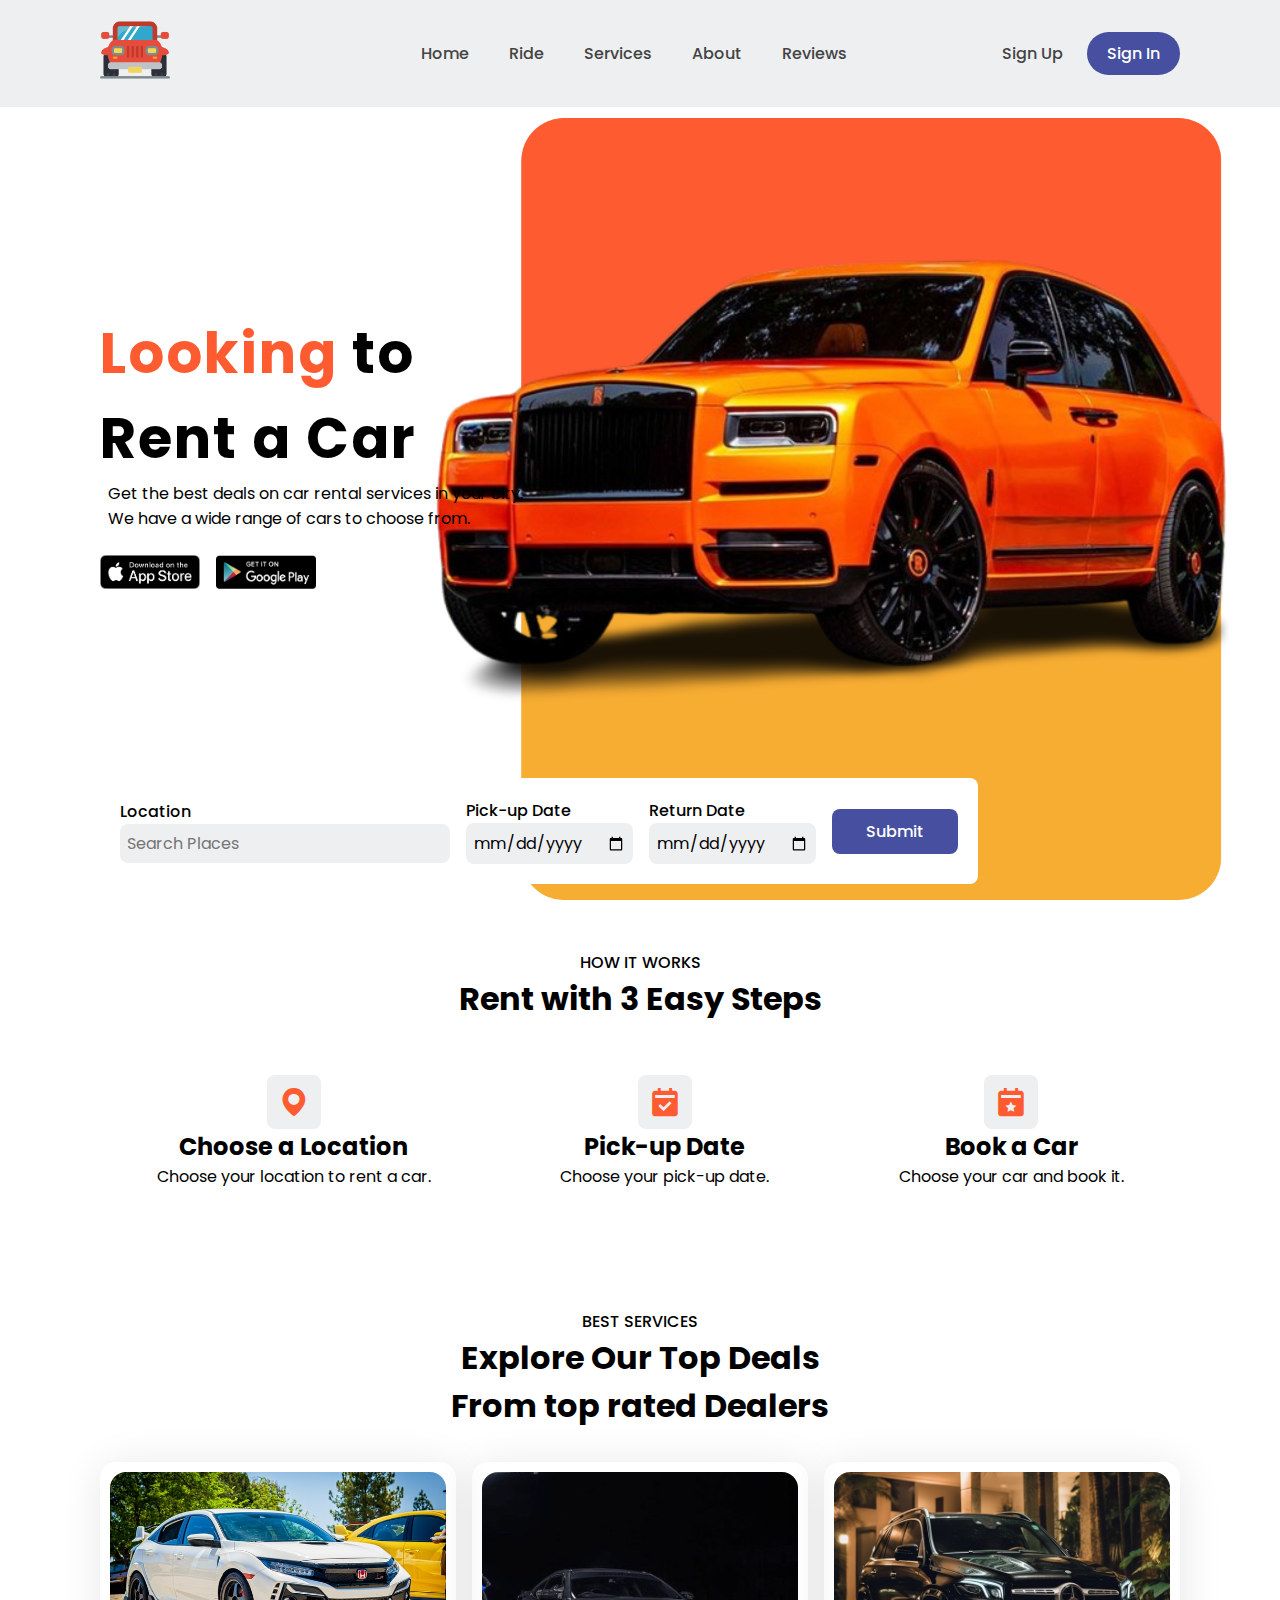
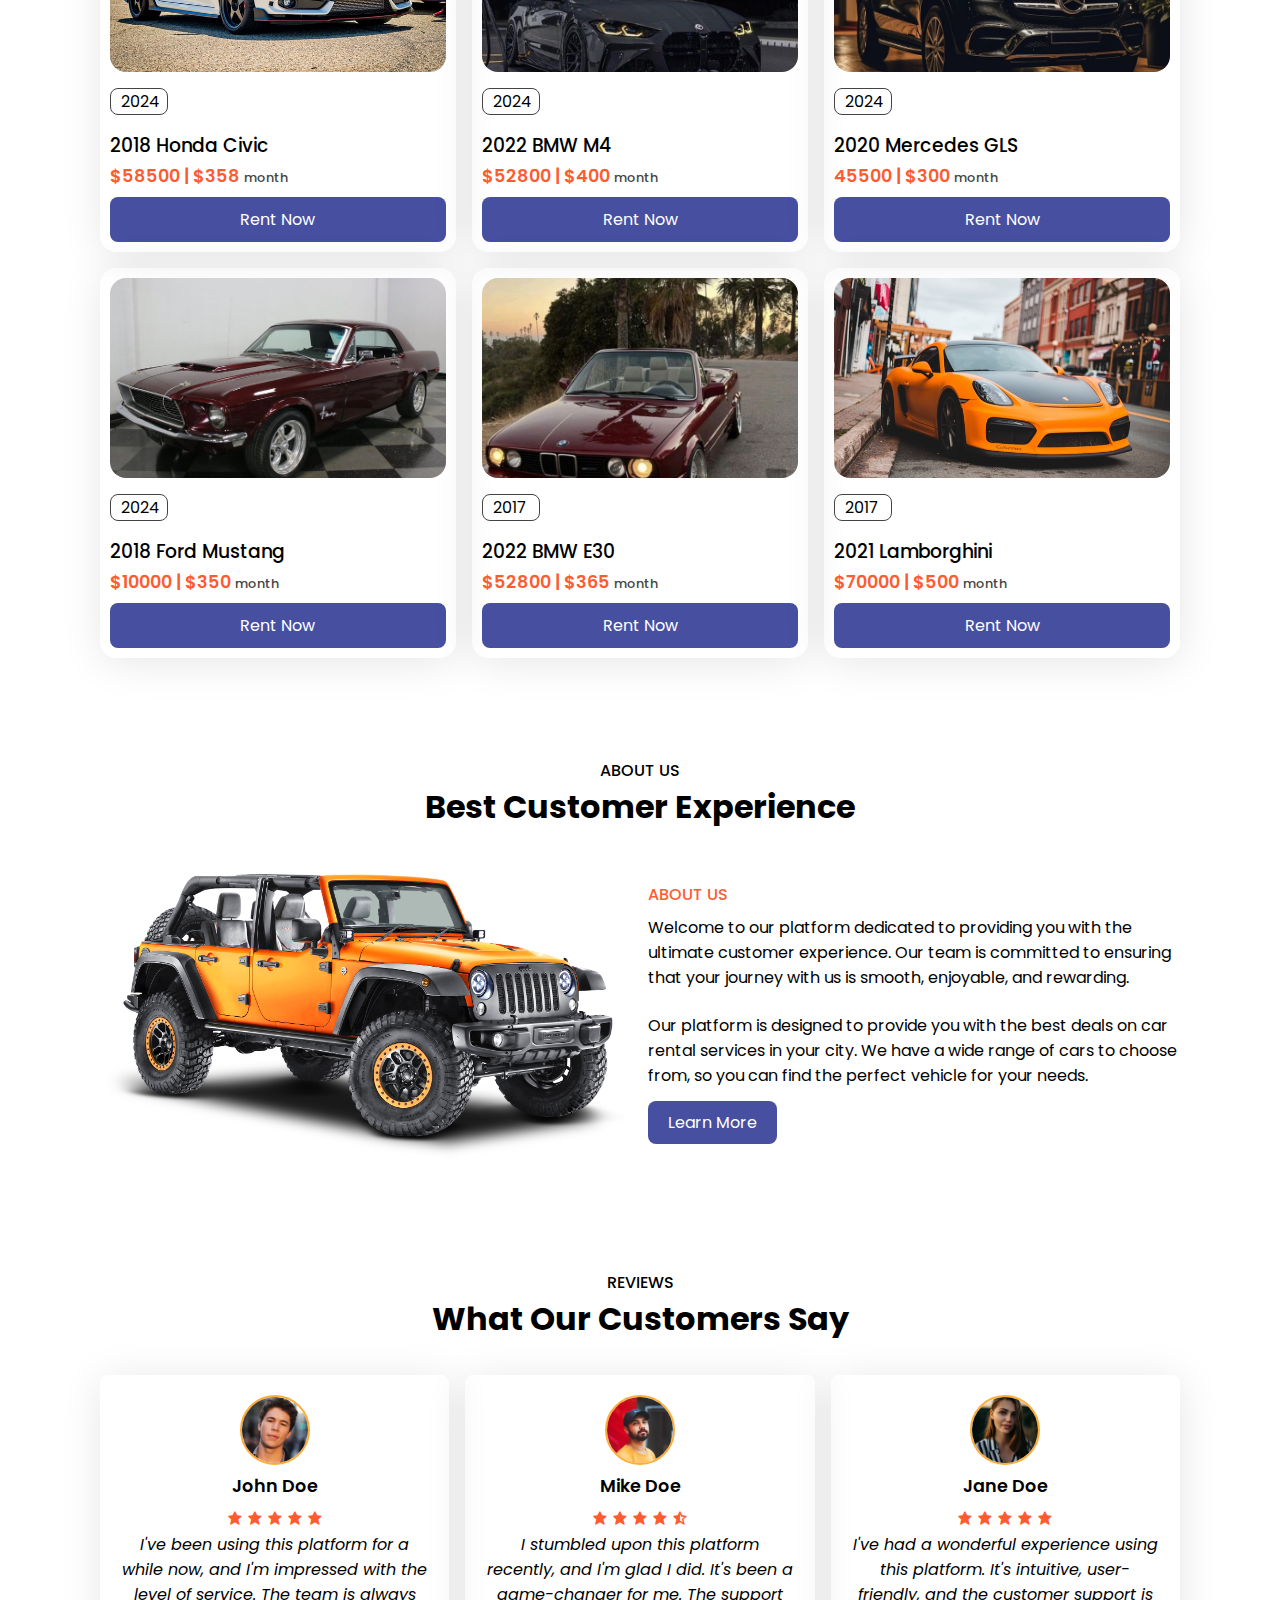
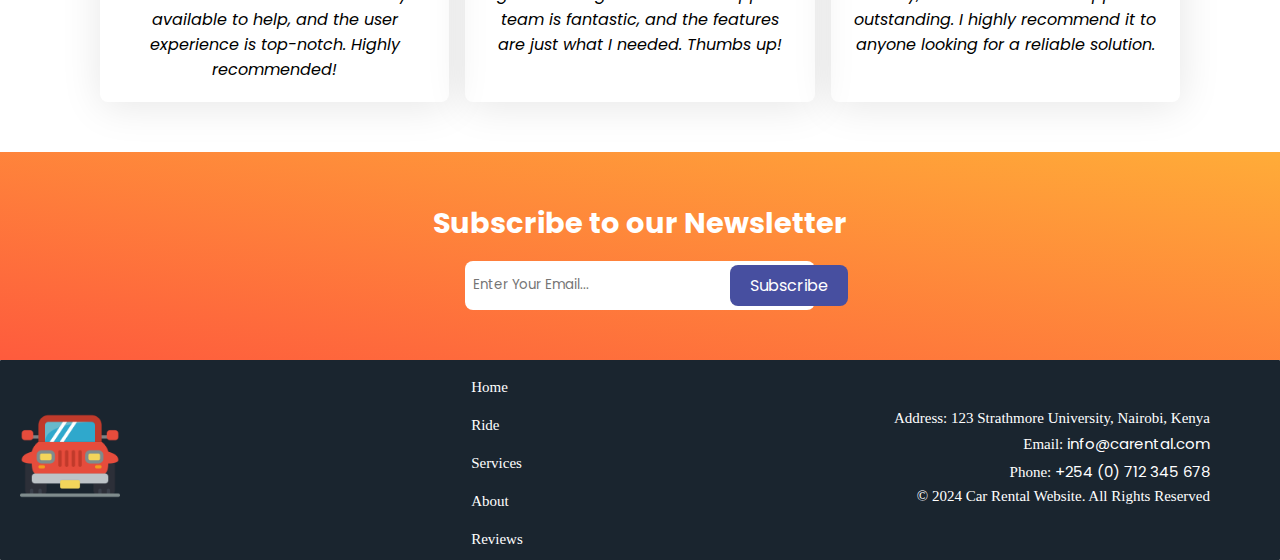
<file: index.html>
<!DOCTYPE html>
<html lang="en">
<head>
    <meta charset="UTF-8">
    <meta http-equiv="X-UA-Compatible" content="IE=edge">
    <meta name="viewport" content="width=device-width, initial-scale=1.0">
    <title>Car Rental Website</title>
<!-- link to css-->
<link rel="stylesheet" href="styles.css">
<!-- Box icons-->
<link rel="stylesheet"
  href="https://cdn.jsdelivr.net/npm/boxicons@latest/css/boxicons.min.css">
</head>
<body>

  <!--- Header -->

  <header>
    <a href="#" class="logo"><img src="img/jeep.png" alt=""></a>
    <div>
    <i class="bx bx-menu" id="menu-icon"></i>
    </div>
    <ul class="navbar">
      <li><a href="#home">Home</a></li>
      <li><a href="#ride">Ride</a></li>
      <li><a href="#services">Services</a></li>
      <li><a href="#about">About</a></li>
      <li><a href="#reviews">Reviews</a></li>
    </ul>
      <div class="header-btn">
        <a href="signup.php" class="sign-up">Sign Up</a>
        <a href="signin.html" class="sign-in">Sign In</a>
      </div>
  </header>

  <!--- Home -->

  <section class="home" id="home">
    <div class="text">
      <h1><span>Looking</span> to <br>Rent a Car</h1>
      <p>Get the best deals on car rental services in your city. <br>We have a wide range of cars to choose from.</p>
      <div class="app-stores">
        <img src="img/ios.png" alt="">
        <img src="img/512x512.png" alt="">
      </div>
    </div>

    <div class="form-container">
      <form action="">
        <div class="input-box">
          <span>Location</span>
          <input type="search" name="" id="" placeholder="Search Places">
        </div>
        <div class="input-box">
          <span>Pick-up Date</span>
          <input type="date" name="" id="">
        </div>
        <div class="input-box">
          <span>Return Date</span>
          <input type="date" name="" id="">
        </div>
        <input type="submit" name="" id="" class="btn">
      </form>
    </div>
  </section>

  <!--- Ride -->

  <section class="ride" id="ride">
    <div class="heading">
      <span>How it works</span>
      <h1>Rent with 3 Easy Steps</h1>
    </div>
    <div class="ride-container">
      <div class="box">
        <i class='bx bxs-map'></i>
        <h2>Choose a Location</h2>
        <p>Choose your location to rent a car.</p>
      </div>

      <div class="box">
        <i class='bx bxs-calendar-check'></i>
        <h2>Pick-up Date</h2>
        <p>Choose your pick-up date.</p>
      </div>

      <div class="box">
        <i class='bx bxs-calendar-star'></i>
        <h2>Book a Car</h2>
        <p>Choose your car and book it.</p>
      </div>
    </div>
  </section>

  <!--- Services -->
  
  <section class="services" id="services">
    <div class="heading">
      <span>Best Services</span>
      <h1>Explore Our Top Deals <br> From top rated Dealers</h1>
    </div>
      <div class="services-container">
        <div class="box">
          <div class="box-img">
            <img src="img/car1.jpg" alt="">
          </div>
          <p>2024</p>
          <h3>2018 Honda Civic</h3>
          <h2>$58500 | $358 <span>month</span></h2>
          <a href="#" class="btn">Rent Now</a>
        </div>

        <div class="box">
          <div class="box-img">
            <img src="img/car2.jpeg" alt="">
          </div>
          <p>2024</p>
          <h3>2022 BMW M4</h3>
          <h2>$52800 | $400 <span>month</span></h2>
          <a href="#" class="btn">Rent Now</a>
        </div>

        <div class="box">
          <div class="box-img">
            <img src="img/car3.jpeg" alt="">
          </div>
          <p>2024</p>
          <h3>2020 Mercedes GLS</h3>
          <h2>45500 | $300 <span>month</span></h2>
          <a href="#" class="btn">Rent Now</a>
        </div>

        <div class="box">
          <div class="box-img">
            <img src="img/car4.jpeg" alt="">
          </div>
          <p>2024</p>
          <h3>2018 Ford Mustang</h3>
          <h2>$10000 | $350 <span>month</span></h2>
          <a href="#" class="btn">Rent Now</a>
        </div>

        <div class="box">
          <div class="box-img">
            <img src="img/car5.jpeg" alt="">
          </div>
          <p>2017</p>
          <h3>2022 BMW E30</h3>
          <h2>$52800 | $365 <span>month</span></h2>
          <a href="#" class="btn">Rent Now</a>
        </div>
        
        <div class="box">
          <div class="box-img">
            <img src="img/car6.jpg" alt="">
          </div>
          <p>2017</p>
          <h3>2021 Lamborghini</h3>
          <h2>$70000 | $500 <span>month</span></h2>
          <a href="#" class="btn">Rent Now</a>
      </div>
    </div>
  </section>
  <!--- About -->
  <section class="about" id="about">
    <div class="heading">
      <span>About Us</span>
      <h1>Best Customer Experience</h1>
    </div>
    <div class="about-container">
      <div class="about-img">
        <img src="img/about.png" alt="">
      </div>
      <div class="about-text">
        <span>About Us</span>
        <p>Welcome to our platform dedicated to providing you with the ultimate customer experience. Our team is committed to ensuring that your journey with us is smooth, enjoyable, and rewarding.</p>
        <p>Our platform is designed to provide you with the best deals on car rental services in your city. We have a wide range of cars to choose from, so you can find the perfect vehicle for your needs.</p>
        <a href="#" class="btn">Learn More</a>
      </div>
    </div>
  </section>
  <!--- Reviews -->
  <section class="reviews" id="reviews">
    <div class="heading">
      <span>Reviews</span>
      <h1>What Our Customers Say</h1>
    </div>
    <div class="reviews-container">
      <div class="box">
        <div class="rev-img">
          <img src="img/rev1.jpg" alt="">
        </div>
        <h2>John Doe</h2>
        <div class="stars">
          <i class='bx bxs-star' ></i>
          <i class='bx bxs-star' ></i>
          <i class='bx bxs-star' ></i>
          <i class='bx bxs-star' ></i>
          <i class='bx bxs-star' ></i>
        </div>
        <p>I've been using this platform for a while now, and I'm impressed with the level of service. The team is always available to help, and the user experience is top-notch. Highly recommended!</p>
      </div>

      <div class="box">
        <div class="rev-img">
          <img src="img/rev2.jpg" alt="">
        </div>
        <h2>Mike Doe</h2>
        <div class="stars">
          <i class='bx bxs-star' ></i>
          <i class='bx bxs-star' ></i>
          <i class='bx bxs-star' ></i>
          <i class='bx bxs-star' ></i>
          <i class='bx bxs-star-half' ></i>
        </div>
        <p>I stumbled upon this platform recently, and I'm glad I did. It's been a game-changer for me. The support team is fantastic, and the features are just what I needed. Thumbs up!</p>
      </div>

      <div class="box">
          <div class="rev-img">
            <img src="img/rev3.jpg" alt="">
          </div>
          <h2>Jane Doe</h2>
          <div class="stars">
            <i class='bx bxs-star' ></i>
            <i class='bx bxs-star' ></i>
            <i class='bx bxs-star' ></i>
            <i class='bx bxs-star' ></i>
            <i class='bx bxs-star' ></i>
          </div>
          <p>I've had a wonderful experience using this platform. It's intuitive, user-friendly, and the customer support is outstanding. I highly recommend it to anyone looking for a reliable solution.</p>
      </div>
    </div>
  </section>
  <!--- Newsletter -->
  <section class="newsletter">
    <h2>Subscribe to our Newsletter</h2>
    <div class="box">
      <input type="text" placeholder="Enter Your Email...">
      <a href="#" class="btn">Subscribe</a>
    </div>
  </section>

  <!--- Footer -->
  <footer class="footer">
    <div class="footer-logo">
        <img src="img/jeep.png" alt="Logo">
    </div>
    <div class="footer-links">
      <ul>
        <li><a href="#home">Home</a></li>
        <li><a href="#ride">Ride</a></li>
        <li><a href="#services">Services</a></li>
        <li><a href="#about">About</a></li>
        <li><a href="#reviews">Reviews</a></li>
      </ul>
    </div>
    <div class="footer-location">
        <p>Address: 123 Strathmore University, Nairobi, Kenya</p>
        <p>Email: <a href="mailto:info@tabibhealth.com">info@carental.com</a></p>
        <p>Phone: <a href="tel:+254712345678">+254 (0) 712 345 678</a></p>
        <p>&#169; 2024 Car Rental Website. All Rights Reserved</p>
    </div>
</footer>
  
  <!--- link to JS -->
  <script src="main.js"></script>

</body>
</html>
</file>
<file: styles.css>
/* google fonts */
@import url('https://fonts.googleapis.com/css2?family=Poppins:wght@200;300;400;500;600;700&display=swap');
* {
  margin: 0;
  padding: 0;
  box-sizing: border-box;
  scroll-padding-top: 2rem;
  scroll-behavior: smooth;
  list-style: none;
  text-decoration: none;
  font-family: "Poppins", sans-serif;
}
:root {
  --main-color: #fe5b31;
  --second-color: #ffac38;
  --text-color: #444;
  --gradient: linear-gradient(#fe5b31, #ffac38);
}
/* custom scroll bar */
html::-webkit-scrollbar {
  width: 0.5rem;
}
html::-webkit-scrollbar-track {
  background: transparent;
}
html::-webkit-scrollbar-thumb {
  background: var(--main-color);
  border-radius: 5rem;
}
section {
  padding: 50px 100px;
}
header {
  position: fixed;
  width: 100%;
  top: 0;
  right: 0;
  z-index: 1000;
  display: flex;
  align-items: center;
  justify-content: space-between;
  background: #eeeff1;
  padding: 15px 100px;
}
.logo img {
  width: 70px;
}
.navbar {
  display: flex;
}
.navbar li {
  position: relative;
}
.navbar a {
  font-size: 1rem;
  padding: 10px 20px;
  color: var(--text-color);
  font-weight: 500; 
}
.navbar a::after {
  content: '';
  width: 0;
  height: 3px;
  background: var(--gradient);
  position: absolute;
  bottom: -4px;
  left: 0;
  transition: 0.05s;
}
.navbar a:hover::after {
  width: 100%;
}
#menu-icon {
  font-size: 24px;
  cursor: pointer;
  z-index: 10001;
  display: none;
}
.header-btn a {
  padding: 10px 20px;
  color: var(--text-color);
  font-weight: 500;
}
.header-btn .sign-in {
  background: #474fa0;
  color: #fff;
  border-radius: 3.5rem;
}
.header-btn .sign-in:hover {
  background: var(--main-color);
}
.home {
  width: 100%;
  min-height: 100vh;
  position: relative;
  background: url(img/Car\ Website\ –\ 1@2x.png);
  background-repeat: no-repeat;
  background-position: center right;
  background-size: cover;
  display: grid;
  align-items: center;
  grid-template-columns: repeat(2, 1fr);
}
.text h1 {
  font-size: 3.5rem;
  letter-spacing: 2px;
}
.text span {
  color: var(--main-color);
}
.text p {
  margin: 0 0.5rem 1.5rem;
}
.app-stores {
  display: flex;
}
.app-stores img {
  width: 100px;
  margin-right: 1rem;
  cursor: pointer;
}
.form-container form {
  display: flex;
  flex-wrap: wrap;
  align-items: center;
  gap: 1rem;
  position: absolute;
  bottom: 1rem;
  left: 100px;
  background: #fff;
  padding: 20px;
  border-radius: 0.5rem;
}
.input-box {
  flex: 1 1 7rem;
  display: flex;
  flex-direction: column;
}
.input-box span {
  font-weight: 500;
}
.input-box input {
  padding: 7px;
  outline: none;
  border: none;
  background: #eeeff1;
  border-radius: 0.5rem;
  font-size: 1rem;
}
.form-container form .btn {
  flex: 1 1 7rem;
  padding: 10px 34px;
  border: none;
  border-radius: 0.5rem;
  background: #474fa0;
  color: #fff;
  font-size: 1rem;
  font-weight: 500;
}
.form-container form .btn:hover {
  background: var(--main-color);
}
.heading {
  text-align: center;
}
.heading span {
  font-weight: 500;
  text-transform: uppercase;
}
.heading h1 {
  font-size: 2rem;
}
.ride-container {
  display: grid;
  align-items: center;
  grid-template-columns: repeat(auto-fit, minmax(250px, auto));
  gap: 1rem;
  margin-top: 2rem;
}
.ride-container .box {
  text-align: center;
  padding: 20px;
}
.ride-container .box .bx {
  font-size: 34px;
  padding: 10px;
  background: #eeeff1;
  border-radius: 0.5rem;
  color: var(--main-color);
}
.ride-container .bx h2 {
  font-size: 1.3rem;
  font-weight: 500;
  margin: 1.4rem 0 0.5rem;
}
.ride-container .box .bx:hover,
.ride-container .box .bx-calender-check {
  background: var(--gradient);
  color: #fff;
}
.services-container {
  display: grid;
  grid-template-columns: repeat(auto-fit, minmax(300px, auto));
  gap: 1rem;
  margin-top: 2rem;
}
.services-container .box {
  padding: 10px;
  border-radius: 1rem;
  box-shadow: 1px 4px 41px rgba(0, 0, 0, 0.1);
}
.services-container .box .box-img {
  width: 100%;
  height: 200px;
}
.services-container .box .box-img img {
  width: 100%;
  height: 100%;
  border-radius: 1rem;
  object-fit: cover;
  object-position: center;
}
.services-container .box p {
  padding: 0 10px;
  border: 1px solid var(--text-color);
  width: 58px;
  border-radius: 0.5rem;
  margin: 1rem 0 1rem;
}
.services-container .box h3 {
  font-weight: 500;
}
.services-container .box h2 {
  font-size: 1.1rem;
  font-weight: 600;
  color: var(--main-color);
  margin: 0.2rem 0 0.5rem;
}
.services-container .box h2 span {
  font-size: 0.8rem;
  font-weight: 500;
  color: var(--text-color);
}
.services-container .box .btn {
  display: flex;
  justify-content: center;
  background: #474fa0;
  color: #fff;
  padding: 10px;
  border-radius: 0.5rem;
}
.services-container .box .btn:hover {
  background: var(--main-color);
}
.about-container {
  display: grid;
  grid-template-columns: repeat(2, 1fr);
  margin-top: 2rem;
  align-items: center;
  gap: 1rem;
  margin-top: 1rem;
}
.about-img img {
  width: 100%;
}
.about-text span {
  font-weight: 500;
  color: var(--main-color);
  text-transform: uppercase;
}
.about-text p {
  margin: 0.5rem 0 1.4rem;
}
.about-text .btn {
  padding: 10px 20px;
  background: #474fa0;
  color: #fff;
  border-radius: 0.5rem;
}
.about-text .btn:hover {
  background: var(--main-color);
}
.reviews-container {
  display: grid;
  grid-template-columns: repeat(auto-fit, minmax(250px, auto));
  gap: 1rem;
  margin-top: 2rem;
}
.rev-img {
  width: 70px;
  height: 70px;
}
.rev-img img {
  width: 100%;
  height: 100%;
  border-radius: 50%;
  object-fit: cover;
  object-position: center;
  border: 2px solid var(--second-color);
}
.reviews-container .box {
  display: flex;
  flex-direction: column;
  align-items: center;
  text-align: center;
  padding: 20px;
  box-shadow: 1px 4px 41px rgba(0, 0, 0, 0.1);
  border-radius: 0.5rem;
}
.reviews-container .box h2 {
  font-size: 1.1rem;
  font-weight: 600;
  margin: 0.5rem 0 0.5rem;
}
.reviews-container .box p {
  font-style: italic;
}
.reviews-container .box .stars .bx {
  color: var(--main-color);
}
.newsletter {
  background: linear-gradient(to top right, #fe5b3d, #ffac38);
  display: flex;
  flex-direction: column;
  align-items: center;
}
.newsletter h2 {
  color: #fff;
  font-size: 1.8rem;
}
.newsletter .box {
  margin-top: 1rem;
  background: #fff;
  border-radius: 0.5rem;
  padding: 4px 8px;
  width: 350px;
  display: flex;
  justify-content: space-between;
}
.newsletter .box input {
  border: none;
  outline: none;
}
.newsletter .box .btn {
  background: #474fa0;
  color: #fff;
  padding: 8px 20px;
  border-radius: 0.5rem;
}

/* Footer Section */
.footer {
  width: 100%;
  height: 200px;
  margin-left: 0;
  display: flex;
  justify-content: space-between;
  align-items: center;
  background-color: #1a252f;
  padding: 20px;
  color: #fff;
  border-radius: 1px;
}

.footer-logo img {
  max-height: 100px;
  width: auto;
}

.footer-links ul {
  list-style: none;
  display: flex;
  padding: 0;
  margin: 0;
  flex-direction: column;
}

.footer-links li {
  margin-top: 10px;
  margin-right: 20px;
  font-size: 15px;
  margin-bottom: 5px;
}

.footer-links a {
  text-decoration: none;
  color: #fff;
  font-family: "American Typewriter";
}

.footer-location p {
  font-size: 15px;
  margin-bottom: 5px;
  margin-right: 50px;
  text-align: right;
  font-family: "American Typewriter";
}

.footer-location a {
  color: #fff;
  text-decoration: none;
}
</file>
